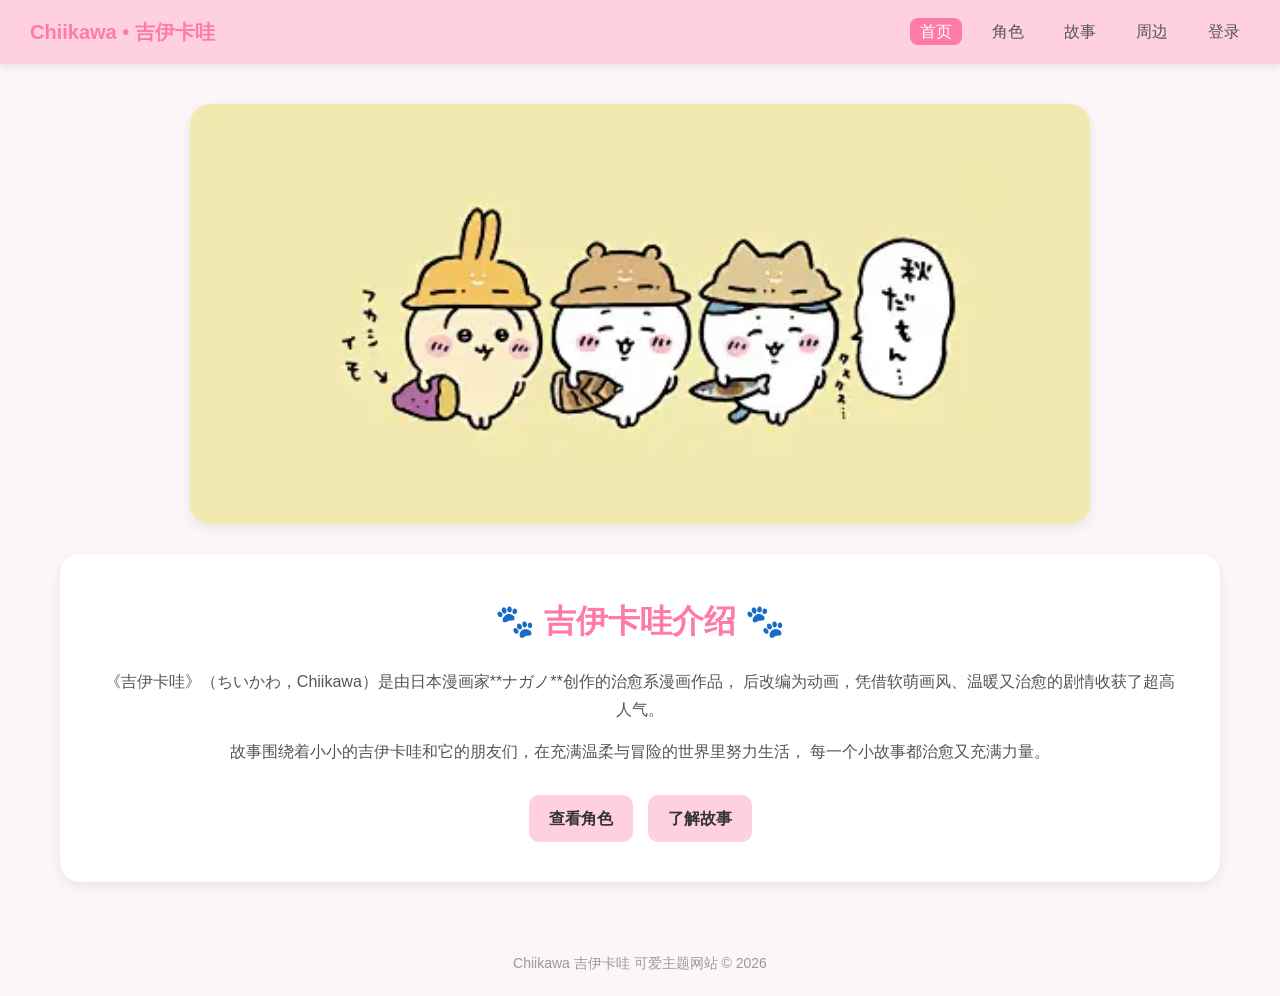
<file: index.html>
<!DOCTYPE html>
<html lang="zh-CN">
<head>
    <meta charset="UTF-8">
    <meta name="viewport" content="width=device-width, initial-scale=1.0">
    <title>吉伊卡哇 - 首页</title>
    <link rel="stylesheet" href="css/style.css">
    <style>
        .slider-box {
            width: 100%;
            max-width: 900px;
            height: 420px;
            overflow: hidden;
            border-radius: 20px;
            margin: 0 auto 30px;
            box-shadow: 0 4px 12px rgba(0,0,0,0.08);
        }
        .slider-track {
            width: 500%;
            height: 100%;
            display: flex;
            animation: smoothSlide 20s infinite ease-in-out;
        }
        .slide-item {
            width: 20%;
            height: 100%;
        }
        .slide-item img {
            width: 100%;
            height: 100%;
            object-fit: cover;
            display:block;
        }
        @keyframes smoothSlide {
            0% { transform: translateX(0); }
            100% { transform: translateX(-80%); }
        }
        .home-box {
            margin-top: 0;
        }
        .slider-box:hover .slider-track {
            animation-play-state: paused;
        }
    </style>
</head>
<body>
    <nav>
        <div class="logo">Chiikawa • 吉伊卡哇</div>
        <ul>
            <li><a href="index.html" class="active">首页</a></li>
            <li><a href="jieshao.html">角色</a></li>
            <li><a href="gushi.html">故事</a></li>
            <li><a href="zhoubian.html">周边</a></li>
            <li><a href="login.html">登录</a></li>
        </ul>
    </nav>

    <main class="container">
        <div class="slider-box">
            <div class="slider-track">
                <div class="slide-item">
                    <img src="images/1.jpg" alt="秋日吉伊三人组">
                </div>
                <div class="slide-item">
                    <img src="images/2.jpg" alt="马卡龙联名插画">
                </div>
                <div class="slide-item">
                    <img src="images/3.jpg" alt="山间散步三人">
                </div>
                <div class="slide-item">
                    <img src="images/4.jpg" alt="草地躺平治愈画面">
                </div>
                <div class="slide-item">
                    <img src="images/1.jpg" alt="秋日吉伊三人组">
                </div>
            </div>
        </div>

        <div class="home-box">
            <h1>🐾 吉伊卡哇介绍 🐾</h1>
            <p>
                《吉伊卡哇》（ちいかわ，Chiikawa）是由日本漫画家**ナガノ**创作的治愈系漫画作品，
                后改编为动画，凭借软萌画风、温暖又治愈的剧情收获了超高人气。
            </p>
            <p>
                故事围绕着小小的吉伊卡哇和它的朋友们，在充满温柔与冒险的世界里努力生活，
                每一个小故事都治愈又充满力量。
            </p>
            <div class="btn-group">
                <a href="jieshao.html">查看角色</a>
                <a href="gushi.html">了解故事</a>
            </div>
        </div>
    </main>

    <footer>
        <p>Chiikawa 吉伊卡哇 可爱主题网站 &copy; 2026</p>
    </footer>
</body>
</html>
</file>
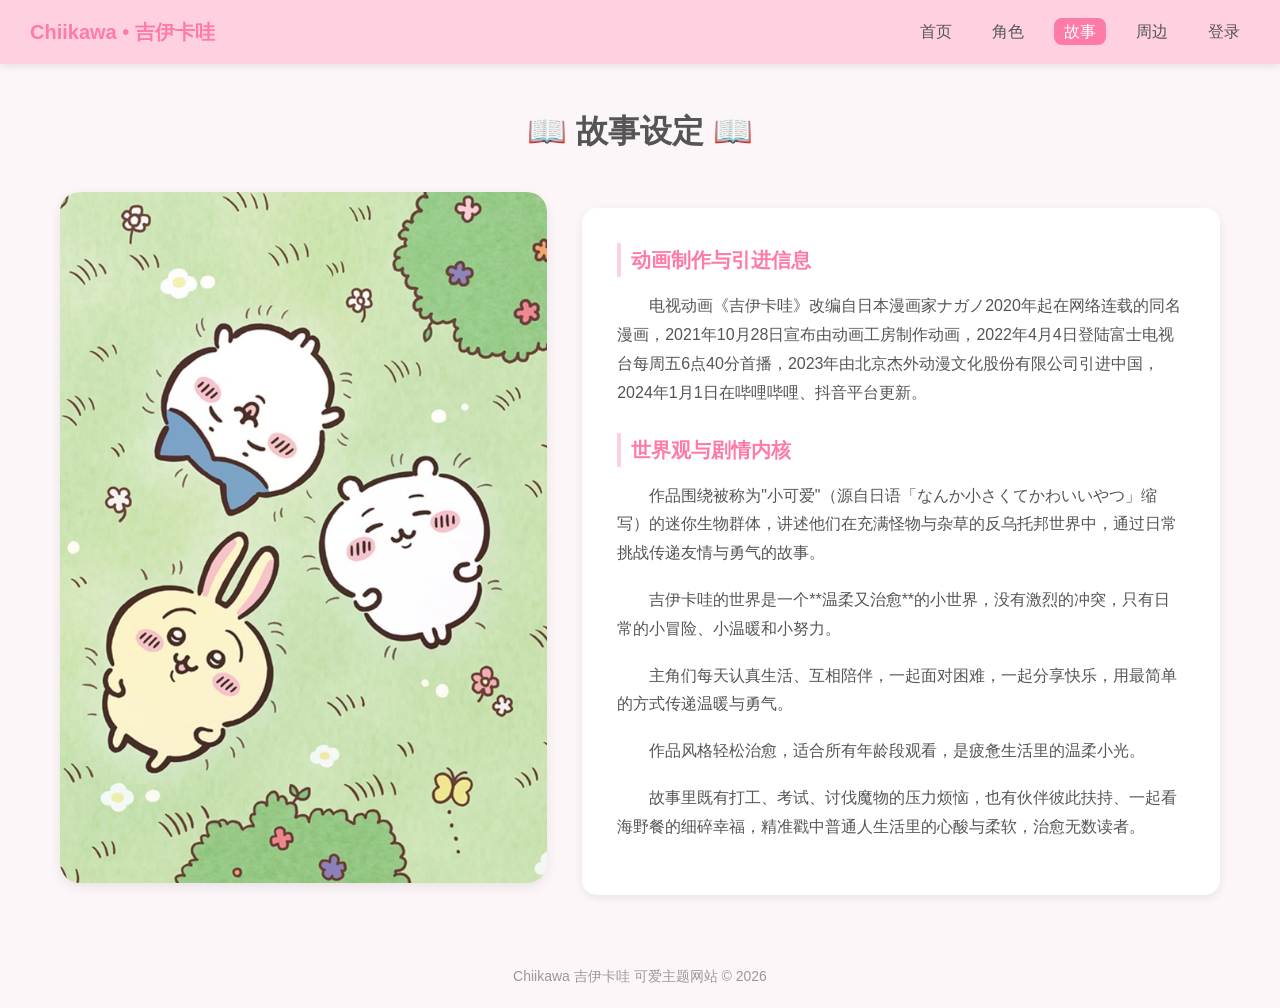
<file: gushi.html>
<!DOCTYPE html>
<html lang="zh-CN">
<head>
    <meta charset="UTF-8">
    <meta name="viewport" content="width=device-width, initial-scale=1.0">
    <title>故事设定 - 吉伊卡哇</title>
    <link rel="stylesheet" href="css/style.css">
    <style>
        /* 左右分栏容器 */
        .story-wrap {
            display: flex;
            gap: 35px;
            align-items: center;
            margin-top: 30px;
        }
        /* 左侧图片区域 */
        .story-img-box {
            flex: 0 0 42%;
        }
        .story-img-box img {
            width: 100%;
            border-radius: 20px;
            box-shadow: 0 4px 12px rgba(0,0,0,0.08);
        }
        /* 右侧文字内容 */
        .text-content {
            flex: 1;
            background: white;
            padding: 35px;
            border-radius: 15px;
            box-shadow: 0 3px 10px rgba(0,0,0,0.08);
            text-align: left;
        }
        /* 小标题样式，粉色主题搭配装饰边线 */
        .text-content h2 {
            color: #ff7ba7;
            margin: 25px 0 15px;
            font-size: 20px;
            border-left: 4px solid #ffd1e0;
            padding-left: 10px;
        }
        /* 第一个标题取消上边距 */
        .text-content h2:first-of-type {
            margin-top: 0;
        }
        /* 段落首行自动空两格（两个汉字宽度缩进） */
        .text-content p {
            margin-bottom: 18px;
            font-size: 16px;
            line-height: 1.8;
            text-indent: 2em;
        }
        /* 手机端自动变成上下布局 */
        @media (max-width:900px) {
            .story-wrap {
                flex-direction: column;
            }
            .story-img-box {
                width: 80%;
                flex: none;
            }
        }
    </style>
</head>
<body>
    <nav>
        <div class="logo">Chiikawa • 吉伊卡哇</div>
        <ul>
            <li><a href="index.html">首页</a></li>
            <li><a href="jieshao.html">角色</a></li>
            <li><a href="gushi.html" class="active">故事</a></li>
            <li><a href="zhoubian.html">周边</a></li>
            <li><a href="login.html">登录</a></li>
        </ul>
    </nav>

    <main class="container">
        <h1>📖 故事设定 📖</h1>
        <!-- 左图右文外层容器 -->
        <div class="story-wrap">
            <!-- 左边海滩插画 -->
            <div class="story-img-box">
                <img src="images/5.jpg" alt="吉伊卡哇海滩治愈插画">
            </div>
            <!-- 右边文字内容 -->
            <div class="text-content">
                <h2>动画制作与引进信息</h2>
                <p>电视动画《吉伊卡哇》改编自日本漫画家ナガノ2020年起在网络连载的同名漫画，2021年10月28日宣布由动画工房制作动画，2022年4月4日登陆富士电视台每周五6点40分首播，2023年由北京杰外动漫文化股份有限公司引进中国，2024年1月1日在哔哩哔哩、抖音平台更新。</p>

                <h2>世界观与剧情内核</h2>
                <p>作品围绕被称为"小可爱"（源自日语「なんか小さくてかわいいやつ」缩写）的迷你生物群体，讲述他们在充满怪物与杂草的反乌托邦世界中，通过日常挑战传递友情与勇气的故事。</p>
                <p>吉伊卡哇的世界是一个**温柔又治愈**的小世界，没有激烈的冲突，只有日常的小冒险、小温暖和小努力。</p>
                <p>主角们每天认真生活、互相陪伴，一起面对困难，一起分享快乐，用最简单的方式传递温暖与勇气。</p>
                <p>作品风格轻松治愈，适合所有年龄段观看，是疲惫生活里的温柔小光。</p>
                <p>故事里既有打工、考试、讨伐魔物的压力烦恼，也有伙伴彼此扶持、一起看海野餐的细碎幸福，精准戳中普通人生活里的心酸与柔软，治愈无数读者。</p>
            </div>
        </div>
    </main>

    <footer>
        <p>Chiikawa 吉伊卡哇 可爱主题网站 &copy; 2026</p>
    </footer>
</body>
</html>
</file>
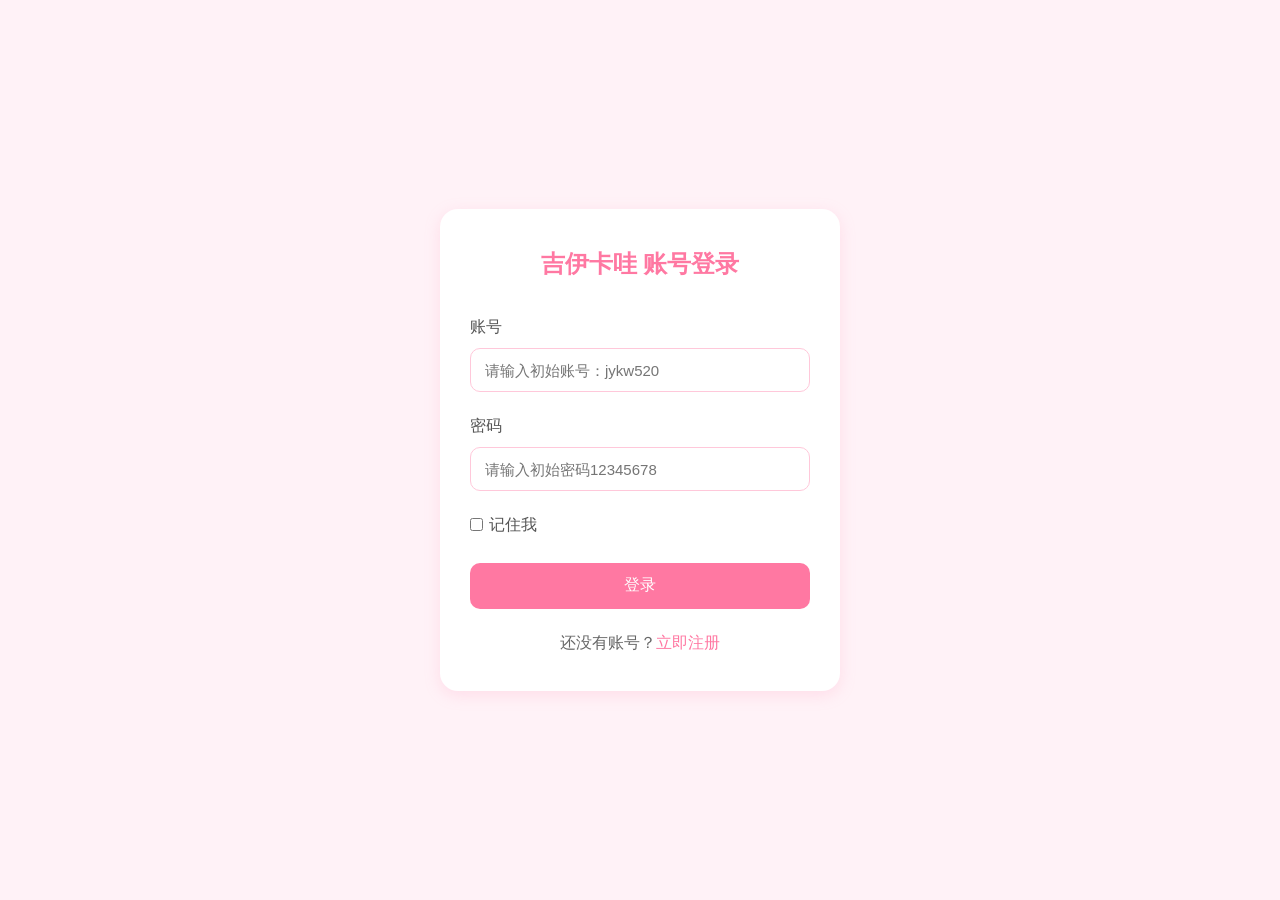
<file: login.html>
<!DOCTYPE html>
<html lang="zh-CN">
<head>
<meta charset="UTF-8">
<meta name="viewport" content="width=device-width, initial-scale=1.0">
<title>吉伊卡哇 - 登录</title>
<link rel="stylesheet" href="css/style.css">
<style>
/* 这里是你原来登录页的样式，保持原样不动 */
*{
  margin:0;
  padding:0;
  box-sizing:border-box;
}
body{
  background-color: #fff2f7;
  font-family: "Microsoft Yahei",sans-serif;
  display:flex;
  align-items:center;
  justify-content:center;
  min-height:100vh;
}
.login-box{
  width:400px;
  background:#ffffff;
  padding:35px 30px;
  border-radius:18px;
  box-shadow: 0 4px 15px rgba(255,160,190,0.25);
}
.login-box h2{
  text-align:center;
  color:#ff78a2;
  margin-bottom:28px;
}
.item{
  margin-bottom:20px;
}
.item label{
  display:block;
  color:#555;
  margin-bottom:8px;
}
.item input{
  width:100%;
  height:44px;
  border:1px solid #ffc8da;
  border-radius:10px;
  padding:0 14px;
  outline:none;
  font-size:15px;
}
.item input:focus{
  border-color:#ff78a2;
}
.remember{
  display:flex;
  align-items:center;
  gap:6px;
  margin-bottom:24px;
}
.login-btn{
  width:100%;
  height:46px;
  background:#ff78a2;
  color:#fff;
  border:none;
  border-radius:10px;
  font-size:16px;
  cursor:pointer;
  transition:0.2s;
}
.login-btn:hover{
  background:#ff5c8c;
}
.register-tip{
  text-align:center;
  margin-top:20px;
  color:#666;
}
.register-tip a{
  color:#ff78a2;
  text-decoration:none;
}
</style>
</head>
<body>
<div class="login-box">
  <h2>吉伊卡哇 账号登录</h2>
  <form id="loginForm">
    <div class="item">
      <label>账号</label>
      <input type="text" id="username" placeholder="请输入初始账号：jykw520">
    </div>
    <div class="item">
      <label>密码</label>
      <input type="password" id="pwd" placeholder="请输入初始密码12345678">
    </div>
    <div class="remember">
      <input type="checkbox" id="remember">
      <label for="remember">记住我</label>
    </div>
    <button type="submit" class="login-btn">登录</button>
  </form>
  <div class="register-tip">
    还没有账号？<a href="#">立即注册</a>
  </div>
</div>

<!-- ========== 新增登录校验JS，只加这里，界面完全不变 ========== -->
<script>
const loginForm = document.getElementById('loginForm');
loginForm.addEventListener('submit',function(e){
  e.preventDefault(); // 阻止表单默认提交
  const user = document.getElementById('username').value.trim();
  const pwd = document.getElementById('pwd').value.trim();
  // 指定账号密码
  if(user === 'jykw520' && pwd === '12345678'){
    alert('登录成功！');
    location.href = 'index.html'; // 跳转到首页
  }else{
    alert('账号或密码错误，请重新输入！');
  }
})
</script>
</body>
</html>
</file>
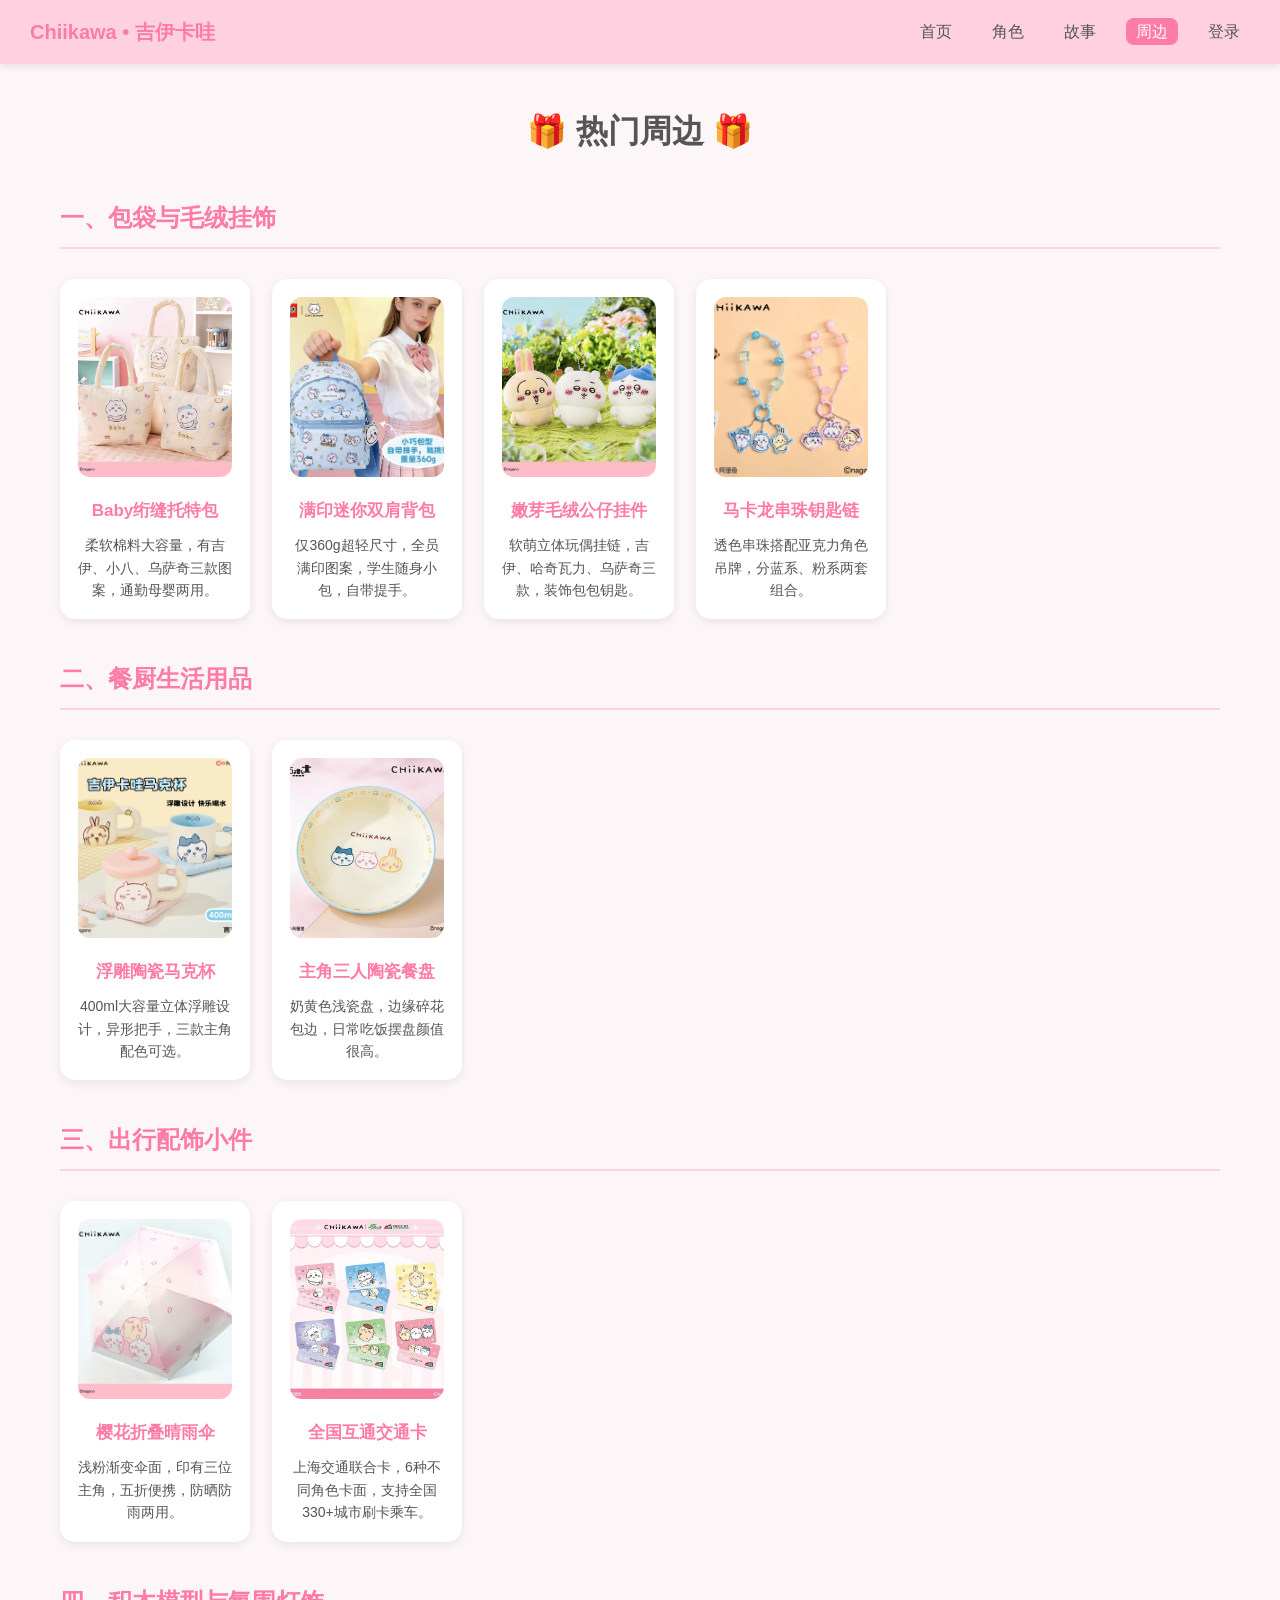
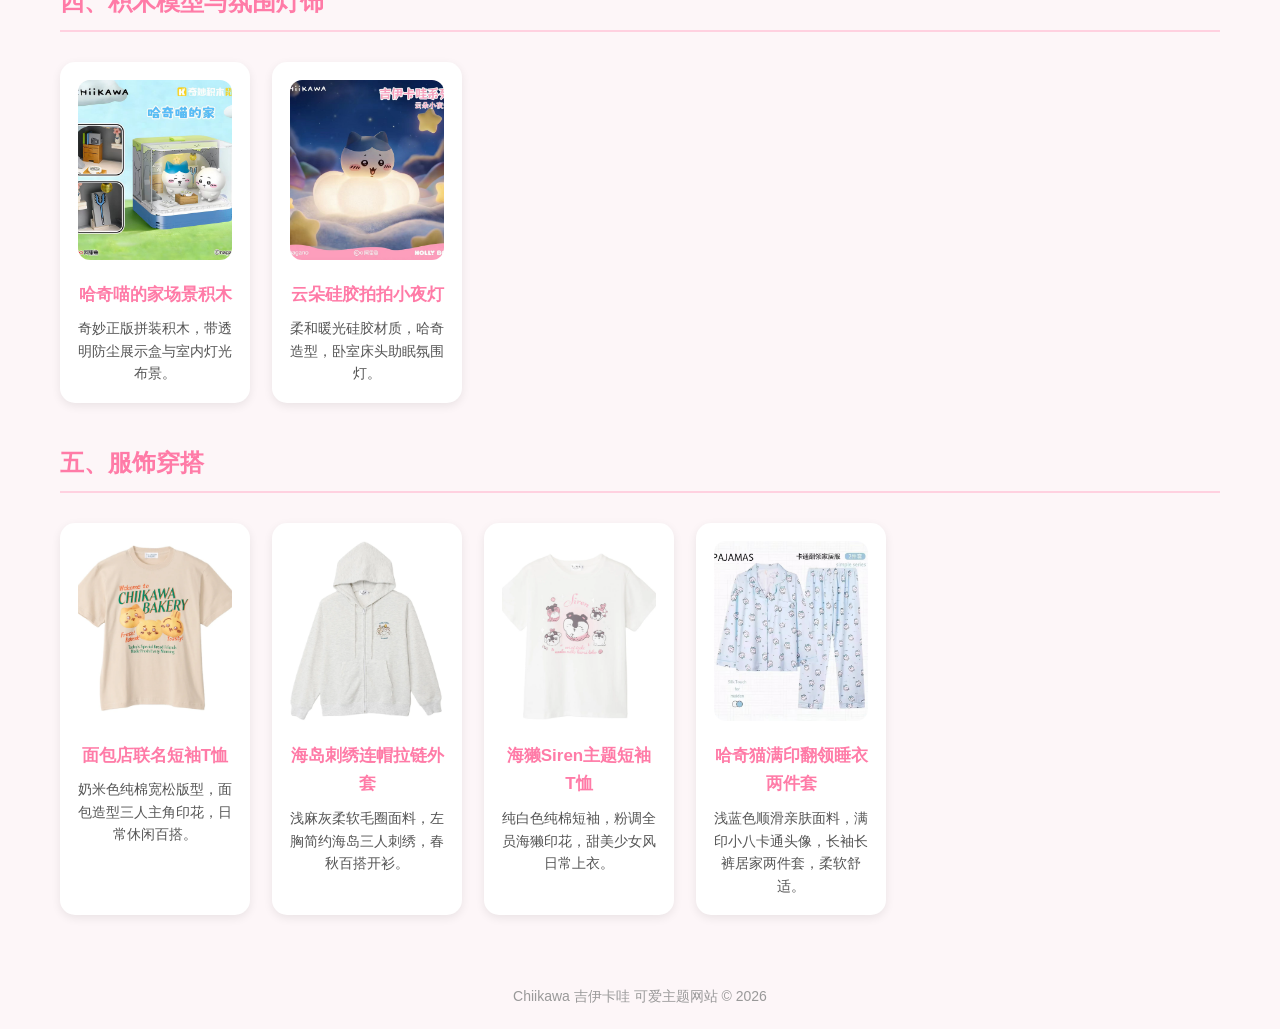
<file: zhoubian.html>
<!DOCTYPE html>
<html lang="zh-CN">
<head>
    <meta charset="UTF-8">
    <meta name="viewport" content="width=device-width, initial-scale=1.0">
    <title>周边商品 - 吉伊卡哇</title>
    <link rel="stylesheet" href="css/style.css">
    <style>
        /* 分类标题样式 */
        .cate-title {
            color: #ff7ba7;
            margin: 40px 0 20px;
            font-size: 24px;
            text-align: left;
            border-bottom: 2px solid #ffd1e0;
            padding-bottom: 8px;
        }
        /* 商品卡片容器 电脑一行4个布局 */
        .card-list {
            display: flex;
            flex-wrap: wrap;
            gap: 22px;
            justify-content: flex-start;
            margin-bottom: 10px;
        }
        /* 商品卡片基础样式 */
        .card {
            background: white;
            width: 210px;
            padding: 18px;
            border-radius: 15px;
            box-shadow: 0 3px 10px rgba(0,0,0,0.08);
            transition: all 0.25s ease;
            cursor: pointer;
        }
        /* 悬浮上浮+浅粉色变色特效 */
        .card:hover {
            transform: translateY(-6px);
            background-color: #fff0f5;
            box-shadow: 0 9px 20px rgba(255, 123, 167, 0.3);
        }
        /* 点击按压反馈 */
        .card:active {
            transform: translateY(-2px) scale(0.97);
        }
        /* 商品图片样式 */
        .goods-img {
            width: 100%;
            height: 180px;
            object-fit: cover;
            border-radius: 12px;
            margin-bottom: 12px;
        }
        .card h3 {
            color: #ff7ba7;
            font-size: 17px;
            margin-bottom: 8px;
        }
        .card p {
            font-size: 14px;
            line-height: 1.6;
            color: #555;
        }
        /* 多尺寸电脑自适应 */
        @media (min-width:1200px) and (max-width:1439px) {
            .card {width: 190px;}
        }
        @media (min-width:992px) and (max-width:1199px) {
            .card {width: 190px;}
        }
        @media (min-width:768px) and (max-width:991px) {
            .card {width: 165px;}
        }
        /* 手机端适配 */
        @media (max-width:767px) {
            .card-list {justify-content: center;}
            .card {width: 85%;max-width:300px;}
        }
    </style>
</head>
<body>
    <nav>
        <div class="logo">Chiikawa • 吉伊卡哇</div>
        <ul>
            <li><a href="index.html">首页</a></li>
            <li><a href="jieshao.html">角色</a></li>
            <li><a href="gushi.html">故事</a></li>
            <li><a href="zhoubian.html" class="active">周边</a></li>
            <li><a href="login.html">登录</a></li>
        </ul>
    </nav>

    <main class="container">
        <h1>🎁 热门周边 🎁</h1>

        <!-- 分类1：包袋&毛绒玩偶挂件 -->
        <h2 class="cate-title">一、包袋与毛绒挂饰</h2>
        <div class="card-list">
            <div class="card">
                <img src="images/包包.jpg" alt="Baby绗缝托特包" class="goods-img">
                <h3>Baby绗缝托特包</h3>
                <p>柔软棉料大容量，有吉伊、小八、乌萨奇三款图案，通勤母婴两用。</p>
            </div>
            <div class="card">
                <img src="images/书包.jpg" alt="满印迷你双肩包" class="goods-img">
                <h3>满印迷你双肩背包</h3>
                <p>仅360g超轻尺寸，全员满印图案，学生随身小包，自带提手。</p>
            </div>
            <div class="card">
                <img src="images/玩偶.jpg" alt="嫩芽毛绒挂件" class="goods-img">
                <h3>嫩芽毛绒公仔挂件</h3>
                <p>软萌立体玩偶挂链，吉伊、哈奇瓦力、乌萨奇三款，装饰包包钥匙。</p>
            </div>
            <div class="card">
                <img src="images/挂件.jpg" alt="串珠钥匙挂链" class="goods-img">
                <h3>马卡龙串珠钥匙链</h3>
                <p>透色串珠搭配亚克力角色吊牌，分蓝系、粉系两套组合。</p>
            </div>
        </div>

        <!-- 分类2：餐厨日用器皿 -->
        <h2 class="cate-title">二、餐厨生活用品</h2>
        <div class="card-list">
            <div class="card">
                <img src="images/杯子.png" alt="浮雕马克杯" class="goods-img">
                <h3>浮雕陶瓷马克杯</h3>
                <p>400ml大容量立体浮雕设计，异形把手，三款主角配色可选。</p>
            </div>
            <div class="card">
                <img src="images/盘子.jpg" alt="三人陶瓷餐盘" class="goods-img">
                <h3>主角三人陶瓷餐盘</h3>
                <p>奶黄色浅瓷盘，边缘碎花包边，日常吃饭摆盘颜值很高。</p>
            </div>
        </div>

        <!-- 分类3：出行交通配饰 -->
        <h2 class="cate-title">三、出行配饰小件</h2>
        <div class="card-list">
            <div class="card">
                <img src="images/雨伞.png" alt="樱花折叠晴雨伞" class="goods-img">
                <h3>樱花折叠晴雨伞</h3>
                <p>浅粉渐变伞面，印有三位主角，五折便携，防晒防雨两用。</p>
            </div>
            <div class="card">
                <img src="images/交通卡.jpg" alt="全国交通联合卡" class="goods-img">
                <h3>全国互通交通卡</h3>
                <p>上海交通联合卡，6种不同角色卡面，支持全国330+城市刷卡乘车。</p>
            </div>
        </div>

        <!-- 分类4：积木模型&氛围灯饰 -->
        <h2 class="cate-title">四、积木模型与氛围灯饰</h2>
        <div class="card-list">
            <div class="card">
                <img src="images/积木.jpg" alt="哈奇喵的家积木" class="goods-img">
                <h3>哈奇喵的家场景积木</h3>
                <p>奇妙正版拼装积木，带透明防尘展示盒与室内灯光布景。</p>
            </div>
            <div class="card">
                <img src="images/夜灯.jpg" alt="云朵硅胶小夜灯" class="goods-img">
                <h3>云朵硅胶拍拍小夜灯</h3>
                <p>柔和暖光硅胶材质，哈奇造型，卧室床头助眠氛围灯。</p>
            </div>
        </div>

        <!-- 分类5：服饰穿搭（新增睡衣套装） -->
        <h2 class="cate-title">五、服饰穿搭</h2>
        <div class="card-list">
            <div class="card">
                <img src="images/T恤.png" alt="面包店印花短袖T恤" class="goods-img">
                <h3>面包店联名短袖T恤</h3>
                <p>奶米色纯棉宽松版型，面包造型三人主角印花，日常休闲百搭。</p>
            </div>
            <div class="card">
                <img src="images/外套.png" alt="海岛刺绣连帽外套" class="goods-img">
                <h3>海岛刺绣连帽拉链外套</h3>
                <p>浅麻灰柔软毛圈面料，左胸简约海岛三人刺绣，春秋百搭开衫。</p>
            </div>
            <div class="card">
                <img src="images/海獭T恤.png" alt="海獭Siren印花T恤" class="goods-img">
                <h3>海獭Siren主题短袖T恤</h3>
                <p>纯白色纯棉短袖，粉调全员海獭印花，甜美少女风日常上衣。</p>
            </div>
            <!-- 新增：哈奇满印家居睡衣两件套 -->
            <div class="card">
                <img src="images/睡衣.jpg" alt="哈奇猫满印翻领睡衣套装" class="goods-img">
                <h3>哈奇猫满印翻领睡衣两件套</h3>
                <p>浅蓝色顺滑亲肤面料，满印小八卡通头像，长袖长裤居家两件套，柔软舒适。</p>
            </div>
        </div>
    </main>

    <footer>
        <p>Chiikawa 吉伊卡哇 可爱主题网站 &copy; 2026</p>
    </footer>
</body>
</html>
</file>
<file: css/style.css>
/* 全局样式 */
* {
    margin: 0;
    padding: 0;
    box-sizing: border-box;
    font-family: "微软雅黑", sans-serif;
}

body {
    background-color: #fdf6f8;
    color: #555;
    line-height: 1.7;
}

/* 导航栏 */
nav {
    background-color: #ffd1e0;
    padding: 15px 30px;
    display: flex;
    justify-content: space-between;
    align-items: center;
    box-shadow: 0 2px 8px rgba(0,0,0,0.1);
}

.logo {
    font-size: 20px;
    font-weight: bold;
    color: #ff7ba7;
}

nav ul {
    list-style: none;
    display: flex;
    gap: 20px;
}

nav a {
    text-decoration: none;
    color: #555;
    font-weight: 500;
    padding: 5px 10px;
    border-radius: 8px;
}

nav a.active, nav a:hover {
    background-color: #ff7ba7;
    color: white;
}

/* 主体容器 */
.container {
    max-width: 1200px;
    margin: 40px auto;
    padding:0 20px;
    text-align:center;
}

/* 首页盒子 */
.home-box {
    background: white;
    padding: 40px;
    border-radius: 20px;
    box-shadow: 0 4px 12px rgba(0,0,0,0.08);
}

.home-box h1 {
    color: #ff7ba7;
    margin-bottom: 20px;
}

.home-box p {
    margin: 15px 0;
    font-size: 16px;
}

/* 按钮组 */
.btn-group {
    margin-top: 30px;
    display: flex;
    justify-content: center;
    gap: 15px;
}

.btn-group a {
    background-color: #ffd1e0;
    color: #333;
    padding: 10px 20px;
    border-radius: 10px;
    text-decoration: none;
    font-weight: bold;
}

.btn-group a:hover {
    background-color: #ff7ba7;
    color: white;
}

/* 角色 & 周边 卡片 */
.card-list {
    display: flex;
    flex-wrap: wrap;
    gap: 20px;
    justify-content: center;
    margin-top: 30px;
}

.card {
    background: white;
    width: 260px;
    padding: 25px;
    border-radius: 15px;
    box-shadow: 0 3px 10px rgba(0,0,0,0.08);
}

.card h3 {
    color: #ff7ba7;
    margin-bottom: 10px;
}

/* 故事页面文字 */
.text-content {
    background: white;
    padding: 35px;
    border-radius: 15px;
    margin-top: 20px;
    text-align: left;
    box-shadow: 0 3px 10px rgba(0,0,0,0.08);
}

.text-content p {
    margin-bottom: 15px;
}

/* 底部 */
footer {
    text-align: center;
    padding: 20px;
    margin-top: 50px;
    color: #999;
    font-size: 14px;
}
</file>
